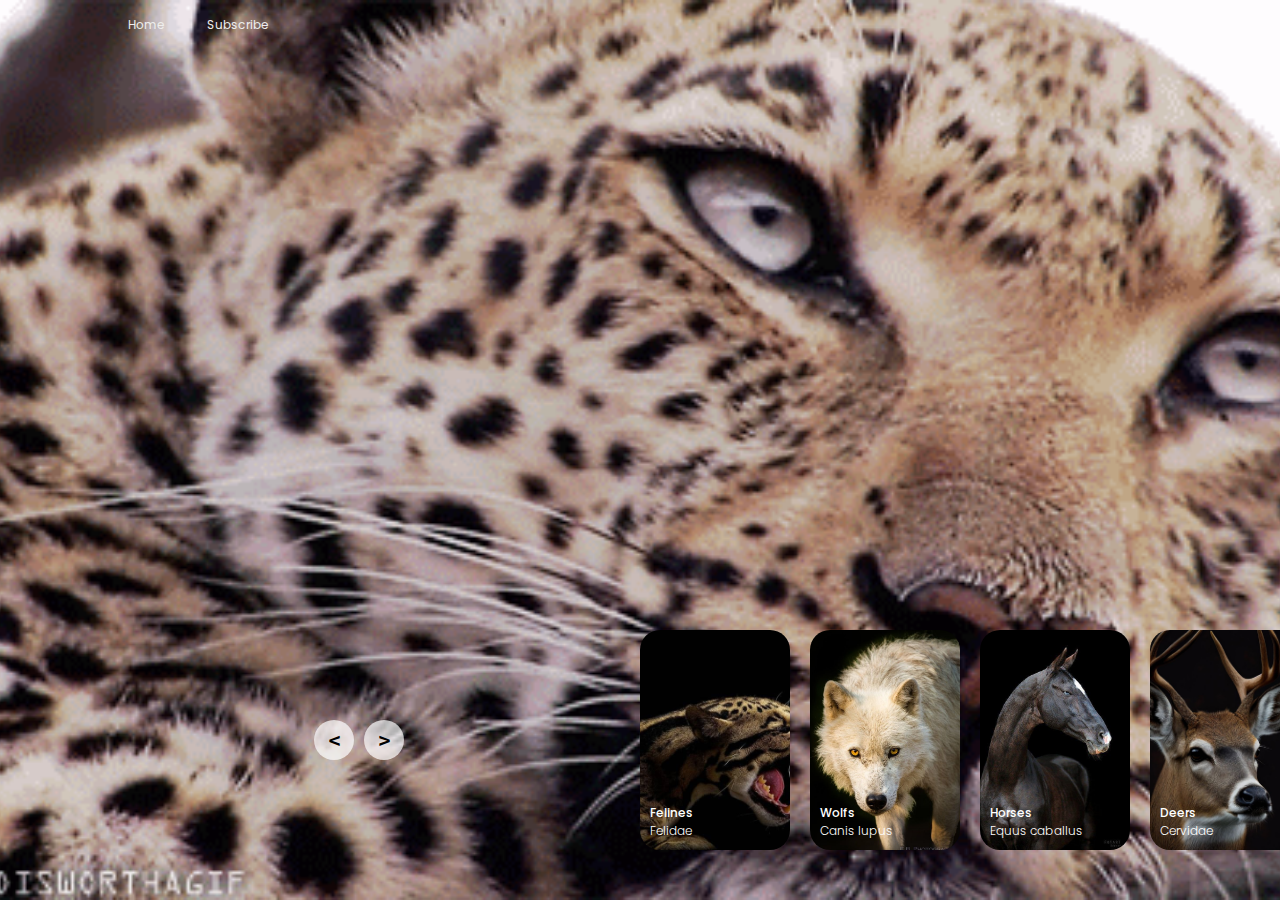
<file: landin page/index.html>
<!DOCTYPE html>
<html lang="en">
<head>
    <meta charset="UTF-8">
    <meta name="viewport" content="width=device-width, initial-scale=1.0">
    <title>ANIMAWORLD</title>
    <link rel="stylesheet" href="style.css">
    <link rel="preconnect" href="https://fonts.googleapis.com">
    <link rel="preconnect" href="https://fonts.gstatic.com" crossorigin>
    <link href="https://fonts.googleapis.com/css2?family=Press+Start+2P&display=swap" rel="stylesheet">
</head>
<body>
    <header>
        <nav>
            <a href="file:///C:/Users/Aluno/Desktop/landin%20page/index.html">Home</a>
            <a href="file:///C:/Users/Aluno/Desktop/landin%20page/formul%C3%A1rio.html">Subscribe</a>
        </nav>
    </header>

    <div class="carousel">
        <div class="list">
            <div class="item">
                <img src="image/img1.gif">
                <div class="content">
                    <div class="title">THE FELINE</div>
                    <div class="topic">WORLD</div>
                    <div class="des">
                        Discover the extraordinary class Felidae—nature's most elegant predators. From the purring domestic cat to the roaring African lion, felines captivate with their: Diverse Species: Over 40 wild cat species, from tiny sand cats to powerful tigers, Evolutionary Perfection: Retractable claws, night vision, and unmatched agility, Global Habitats: Thriving in jungles, deserts, mountains, and even urban homes, Cultural Impact: Worshipped in ancient Egypt, featured in mythology worldwide.
                        Explore how these muscular, whiskered hunters balance ecosystems while facing modern conservation challenges. Witness their silent paws and primal grace through our interactive feline journey.
                    </div>
                    <div class="buttons">
                        <button class="see-more" onclick="window.open('https://pt.wikipedia.org/wiki/Fel%C3%ADdeos', '_blank')">SEE MORE</button>
                    </div>
                </div>
            </div>
            <div class="item">
                <img src="image/img2.gif">
                <div class="content">
                    <div class="title">THE CANINE</div>
                    <div class="topic">STRENGTH</div>
                    <div class="des">
                        Wolves are fascinating canids, highly social predators renowned for their intelligence and complex pack structures. These adaptable animals thrive in diverse habitats across the Northern Hemisphere, from forests to tundras. Known for their haunting howls, which serve as a form of communication, wolves play a crucial role as apex predators in maintaining healthy ecosystems by regulating prey populations.
                    </div>
                    <div class="buttons">
                        <button class="see-more" onclick="window.open('https://pt.wikipedia.org/wiki/Lobo', '_blank')">SEE MORE</button>
                    </div>
                </div>
            </div>
            <div class="item">
                <img src="image/img3.gif">
                <div class="content">
                    <div class="title">THE STRENGTH</div>
                    <div class="topic">OF THE EARTH</div>
                    <div class="des">
                        Horses are magnificent, four-legged mammals known for their strength, speed, and grace. They've played a vital role in human history, serving as companions for transportation, agriculture, and sport. With their flowing manes and tails, intelligent eyes, and powerful builds, horses embody both wild beauty and gentle companionship.
                    </div>
                    <div class="buttons">
                        <button class="see-more" onclick="window.open('https://pt.wikipedia.org/wiki/Cavalo', '_blank')">SEE MORE</button>
                    </div>
                </div>
            </div>
            <div class="item">
                <img src="image/img4.gif">
                <div class="content">
                    <div class="title">THE ROYALTY</div>
                    <div class="topic">OF THE WOODS</div>
                    <div class="des">
                        Deer are hoofed ruminant mammals that belong to the family Cervidae. 
                        They are found all over the world, inhabiting a wide range of environments from forests and grasslands to mountains and tundras. A distinctive feature of most male deer, and in some species females as well, is the annual growth of antlers, which are bone structures that are shed and regrown each year. These magnificent creatures vary greatly in size, from the small Pudu to the towering Moose. They are primarily herbivores, feeding on leaves, twigs, grass, and other vegetation. Deer play a vital role in their ecosystems as both prey animals and grazers, influencing plant communities and providing food for predators.
                    </div>
                    <div class="buttons">
                        <button class="see-more" onclick="window.open('https://pt.wikipedia.org/wiki/Cerv%C3%ADdeos', '_blank')">SEE MORE</button>
                    </div>
                </div>
            </div>
        </div>
        <!-- list thumnail -->
        <div class="thumbnail">
            <div class="item">
                <img src="image/img1.jpg">
                <div class="content">
                    <div class="title">
                        Felines
                    </div>
                    <div class="description">
                        Felidae
                    </div>
                </div>
            </div>
            <div class="item">
                <img src="image/img2.jpg">
                <div class="content">
                    <div class="title">
                        Wolfs
                    </div>
                    <div class="description">
                        Canis lupus
                    </div>
                </div>
            </div>
            <div class="item">
                <img src="image/img3.jpg">
                <div class="content">
                    <div class="title">
                       Horses
                    </div>
                    <div class="description">
                        Equus caballus
                    </div>
                </div>
            </div>
            <div class="item">
                <img src="image/img4.jpg">
                <div class="content">
                    <div class="title">
                        Deers
                    </div>
                    <div class="description">
                        Cervidae
                    </div>
                </div>
            </div>
        </div>
        <!-- next prev -->

        <div class="arrows">
            <button id="prev"><</button>
            <button id="next">></button>
        </div>
        <!-- time running -->
        <div class="time"></div>
    </div>

    <script src="app.js"></script>
</body>
</html>
</file>
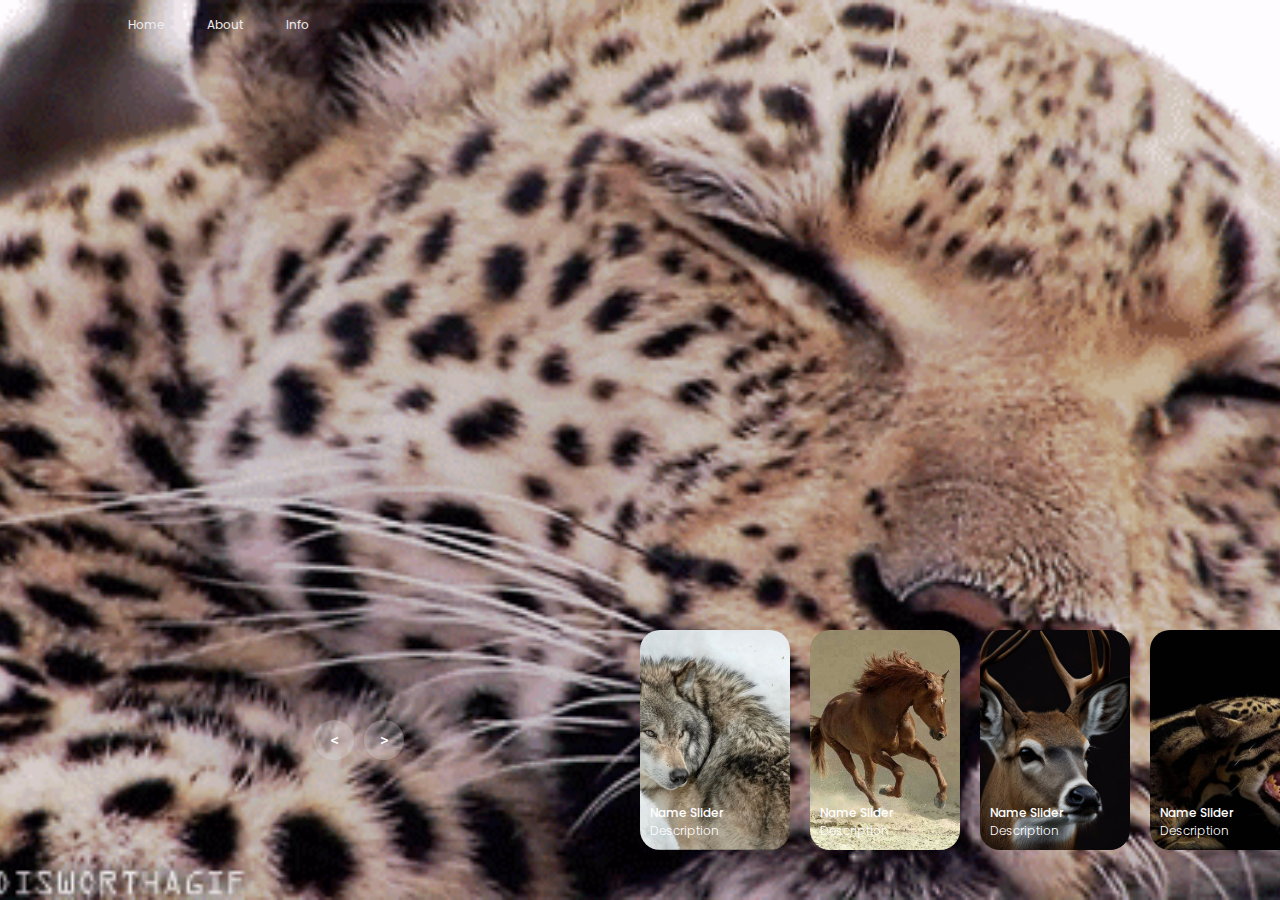
<file: landing page/index.html>
<!DOCTYPE html>
<html lang="en">
<head>
    <meta charset="UTF-8">
    <meta name="viewport" content="width=device-width, initial-scale=1.0">
    <title>My Web Page ^^</title>
    <link rel="stylesheet" href="style.css">
    <link rel="preconnect" href="https://fonts.googleapis.com">
    <link rel="preconnect" href="https://fonts.gstatic.com" crossorigin>
    <link href="https://fonts.googleapis.com/css2?family=Press+Start+2P&display=swap" rel="stylesheet">
</head>
<body>
    <header>
        <nav>
            <a href="">Home</a>
            <a href="">About</a>
            <a href="">Info</a>
        </nav>
    </header>

    <!-- carousel -->
    <div class="carousel">
        <!-- list item -->
        <div class="list">
            <div class="item">
                <img src="image/img1.gif">
                <div class="content">
                    <div class="title">THE FELINE</div>
                    <div class="topic">WORLD</div>
                    <div class="des">
                        Lorem ipsum dolor, sit amet consectetur adipisicing elit. Ut sequi, rem magnam nesciunt minima placeat, itaque eum neque officiis unde, eaque optio ratione aliquid assumenda facere ab et quasi ducimus aut doloribus non numquam. Explicabo, laboriosam nisi reprehenderit tempora at laborum natus unde. Ut, exercitationem eum aperiam illo illum laudantium?
                    </div>
                    <div class="buttons">
                        <button>SEE MORE</button>
                        <button>SUBSCRIBE</button>
                    </div>
                </div>
            </div>
            <div class="item">
                <img src="image/img2.gif">
                <div class="content">
                    <div class="title">DESIGN SLIDER</div>
                    <div class="topic">ANIMAL</div>
                    <div class="des">
                        Lorem ipsum dolor, sit amet consectetur adipisicing elit. Ut sequi, rem magnam nesciunt minima placeat, itaque eum neque officiis unde, eaque optio ratione aliquid assumenda facere ab et quasi ducimus aut doloribus non numquam. Explicabo, laboriosam nisi reprehenderit tempora at laborum natus unde. Ut, exercitationem eum aperiam illo illum laudantium?
                    </div>
                    <div class="buttons">
                        <button>SEE MORE</button>
                        <button>SUBSCRIBE</button>
                    </div>
                </div>
            </div>
            <div class="item">
                <img src="image/img3.gif">
                <div class="content">
                    <div class="title">DESIGN SLIDER</div>
                    <div class="topic">ANIMAL</div>
                    <div class="des">
                        Lorem ipsum dolor, sit amet consectetur adipisicing elit. Ut sequi, rem magnam nesciunt minima placeat, itaque eum neque officiis unde, eaque optio ratione aliquid assumenda facere ab et quasi ducimus aut doloribus non numquam. Explicabo, laboriosam nisi reprehenderit tempora at laborum natus unde. Ut, exercitationem eum aperiam illo illum laudantium?
                    </div>
                    <div class="buttons">
                        <button>SEE MORE</button>
                        <button>SUBSCRIBE</button>
                    </div>
                </div>
            </div>
            <div class="item">
                <img src="image/img4.gif">
                <div class="content">
                    <div class="title">DESIGN SLIDER</div>
                    <div class="topic">ANIMAL</div>
                    <div class="des">
                        Lorem ipsum dolor, sit amet consectetur adipisicing elit. Ut sequi, rem magnam nesciunt minima placeat, itaque eum neque officiis unde, eaque optio ratione aliquid assumenda facere ab et quasi ducimus aut doloribus non numquam. Explicabo, laboriosam nisi reprehenderit tempora at laborum natus unde. Ut, exercitationem eum aperiam illo illum laudantium?
                    </div>
                    <div class="buttons">
                        <button>SEE MORE</button>
                        <button>SUBSCRIBE</button>
                    </div>
                </div>
            </div>
        </div>
        <!-- list thumnail -->
        <div class="thumbnail">
            <div class="item">
                <img src="image/img1.jpg">
                <div class="content">
                    <div class="title">
                        Name Slider
                    </div>
                    <div class="description">
                        Description
                    </div>
                </div>
            </div>
            <div class="item">
                <img src="image/img2.jpg">
                <div class="content">
                    <div class="title">
                        Name Slider
                    </div>
                    <div class="description">
                        Description
                    </div>
                </div>
            </div>
            <div class="item">
                <img src="image/img3.jpg">
                <div class="content">
                    <div class="title">
                        Name Slider
                    </div>
                    <div class="description">
                        Description
                    </div>
                </div>
            </div>
            <div class="item">
                <img src="image/img4.jpg">
                <div class="content">
                    <div class="title">
                        Name Slider
                    </div>
                    <div class="description">
                        Description
                    </div>
                </div>
            </div>
        </div>
        <!-- next prev -->

        <div class="arrows">
            <button id="prev"><</button>
            <button id="next">></button>
        </div>
        <!-- time running -->
        <div class="time"></div>
    </div>

    <script src="app.js"></script>
</body>
</html>
</file>
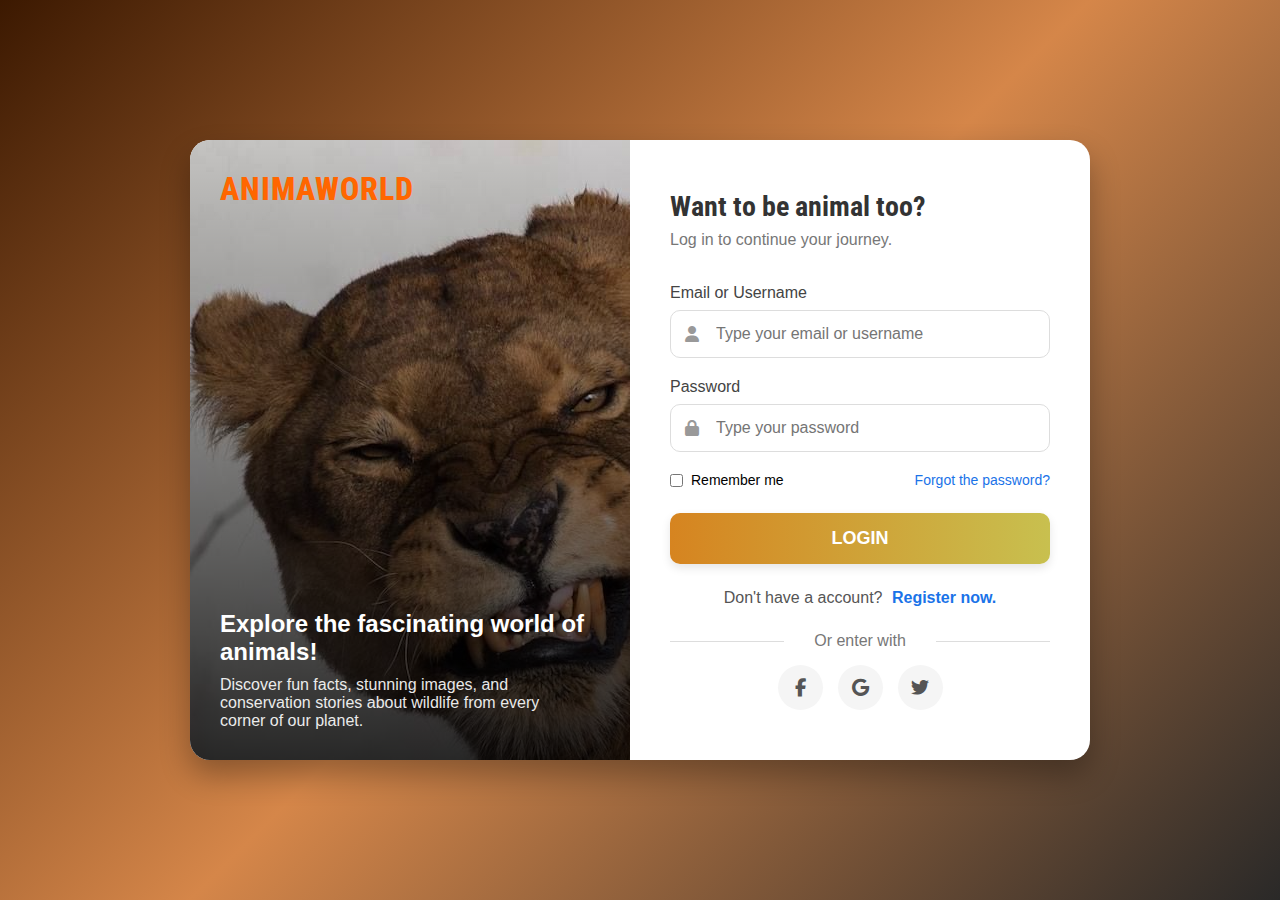
<file: landin page/formulário.html>
<!DOCTYPE html>
<html lang="en">
<head>
    <meta charset="UTF-8">
    <meta name="viewport" content="width=device-width, initial-scale=1.0">
    <title>Subscribe now</title>
    <link rel="stylesheet" href="https://cdnjs.cloudflare.com/ajax/libs/font-awesome/6.4.0/css/all.min.css">
    <link href="https://fonts.googleapis.com/css2?family=Open+Sans:wght@300;400;600;700&display=swap" rel="stylesheet">
    <link rel="preconnect" href="https://fonts.googleapis.com">
    <link rel="preconnect" href="https://fonts.gstatic.com" crossorigin>
    <link href="https://fonts.googleapis.com/css2?family=Roboto+Condensed:ital,wght@0,100..900;1,100..900&display=swap" rel="stylesheet">
    <link href="https://fonts.googleapis.com/css2?family=Audiowide&display=swap" rel="stylesheet">
    <link href="https://fonts.googleapis.com/css2?family=Fjalla+One&family=Roboto+Condensed:ital,wght@0,100..900;1,100..900&display=swap" rel="stylesheet">
    <style>
        * {
            margin: 0;
            padding: 0;
            box-sizing: border-box;
            font-family: 'Segoe UI', Tahoma, Geneva, Verdana, sans-serif;
        }
        
        body {
            background: linear-gradient(135deg, #3c1901, #d58649, #2a2928);
            height: 100vh;
            display: flex;
            justify-content: center;
            align-items: center;
            padding: 20px;
        }

        h2, h3 {
            font-family: "Roboto Condensed", sans-serif;
        }
        
        .container {
            display: flex;
            width: 100%;
            max-width: 900px;
            background: white;
            border-radius: 20px;
            overflow: hidden;
            box-shadow: 0 15px 30px rgba(0, 0, 0, 0.3);
        }
        
        .left-panel {
            flex: 1;
            background-image: url('image/Logscreen.jpg');
            display: flex;
            flex-direction: column;
            justify-content: flex-end;
            padding: 30px;
            color: white;
            position: relative;
        }
        
        .left-panel::before {
            content: '';
            position: absolute;
            top: 0;
            left: 0;
            right: 0;
            bottom: 0;
            background: linear-gradient(to top, rgba(0, 0, 0, 0.8), transparent);
            z-index: 1;
        }
        
        .logo {
            position: absolute;
            font-family: "Roboto Condensed", sans-serif;
            top: 30px;
            left: 30px;
            font-size: 32px;
            font-weight: 800;
            z-index: 2;
            color: rgb(255, 102, 0);
            letter-spacing: 1px;
        }
        
        .slogan {
            position: relative;
            z-index: 2;
            font-size: 24px;
            font-weight: 600;
            margin-bottom: 10px;
        }
        
        .quote {
            position: relative;
            z-index: 2;
            font-size: 16px;
            opacity: 0.9;
            max-width: 350px;
        }
        
        .right-panel {
            flex: 1;
            padding: 50px 40px;
            display: flex;
            flex-direction: column;
            justify-content: center;
        }
        
        .form-header {
            margin-bottom: 35px;
        }
        
        .form-header h2 {
            font-size: 28px;
            color: #333;
            margin-bottom: 8px;
        }
        
        .form-header p {
            color: #777;
            font-size: 16px;
        }
        
        .form-group {
            margin-bottom: 20px;
        }
        
        .form-group label {
            display: block;
            margin-bottom: 8px;
            font-weight: 500;
            color: #444;
        }
        
        .input-with-icon {
            position: relative;
        }
        
        .input-with-icon i {
            position: absolute;
            left: 15px;
            top: 50%;
            transform: translateY(-50%);
            color: #999;
        }
        
        .input-with-icon input {
            width: 100%;
            padding: 14px 14px 14px 45px;
            border: 1px solid #ddd;
            border-radius: 10px;
            font-size: 16px;
            transition: all 0.3s;
        }
        
        .input-with-icon input:focus {
            border-color: #1a73e8;
            box-shadow: 0 0 0 2px rgba(26, 115, 232, 0.2);
            outline: none;
        }
        
        .options {
            display: flex;
            justify-content: space-between;
            align-items: center;
            margin-bottom: 25px;
            font-size: 14px;
        }
        
        .remember {
            display: flex;
            align-items: center;
        }
        
        .remember input {
            margin-right: 8px;
            accent-color: #1a73e8;
        }
        
        .forgot-password {
            color: #1a73e8;
            text-decoration: none;
            font-weight: 500;
        }
        
        .forgot-password:hover {
            text-decoration: underline;
        }
        
        .login-btn {
            width: 100%;
            padding: 15px;
            background: linear-gradient(to right, #d68420, #c8c04f);
            color: white;
            border: none;
            border-radius: 10px;
            font-size: 18px;
            font-weight: 600;
            cursor: pointer;
            transition: all 0.3s;
            margin-bottom: 25px;
            box-shadow: 0 4px 10px rgba(0, 0, 0, 0.1);
        }
        
        .login-btn:hover {
            transform: translateY(-2px);
            box-shadow: 0 6px 15px rgba(0, 0, 0, 0.2);
        }
        
        .register {
            text-align: center;
            color: #555;
            font-size: 16px;
        }
        
        .register a {
            color: #1a73e8;
            text-decoration: none;
            font-weight: 600;
            margin-left: 5px;
        }
        
        .register a:hover {
            text-decoration: underline;
        }
        
        .social-login {
            margin-top: 25px;
            text-align: center;
        }
        
        .social-login p {
            color: #777;
            margin-bottom: 15px;
            position: relative;
        }
        
        .social-login p::before,
        .social-login p::after {
            content: '';
            position: absolute;
            top: 50%;
            width: 30%;
            height: 1px;
            background: #ddd;
        }
        
        .social-login p::before {
            left: 0;
        }
        
        .social-login p::after {
            right: 0;
        }
        
        .social-icons {
            display: flex;
            justify-content: center;
            gap: 15px;
            text-decoration: none;

        }
        
        .social-icon {
            width: 45px;
            text-decoration: none;
            height: 45px;
            border-radius: 50%;
            display: flex;
            align-items: center;
            justify-content: center;
            background: #f5f5f5;
            color: #555;
            font-size: 18px;
            transition: all 0.3s;
        }
        
        .social-icon:hover {
            transform: translateY(-3px);
            box-shadow: 0 5px 10px rgba(0, 0, 0, 0.1);
        }
        
        .social-icon:nth-child(1):hover {
            background: #3b5998;
            color: white;
        }
        
        .social-icon:nth-child(2):hover {
            background: #db4437;
            color: white;
        }
        
        .social-icon:nth-child(3):hover {
            background: #1da1f2;
            color: white;
        }
        
        @media (max-width: 768px) {
            .container {
                flex-direction: column;
            }
            
            .left-panel {
                min-height: 200px;
            }
            
            .logo {
                top: 20px;
                left: 20px;
                font-size: 26px;
            }
            
            .slogan {
                font-size: 20px;
            }
        }
    </style>
</head>
<body>
    <div class="container">
        <div class="left-panel">
            <a href="file:///C:/Users/Aluno/Desktop/landin%20page/index.html"><div class="logo">ANIMAWORLD</div> </a>
            <div class="slogan">Explore the fascinating world of animals!</div>
            <div class="quote"> Discover fun facts, stunning images, and conservation stories about wildlife from every corner of our planet.</div>
        </div>
        <div class="right-panel">
            <div class="form-header">
                <h2>Want to be animal too?</h2>
                <p>Log in to continue your journey.</p>
            </div>
            
            <form>
                <div class="form-group">
                    <label for="email">Email or Username</label>
                    <div class="input-with-icon">
                        <i class="fas fa-user"></i>
                        <input type="text" id="email" placeholder="Type your email or username">
                    </div>
                </div>
                
                <div class="form-group">
                    <label for="password">Password</label>
                    <div class="input-with-icon">
                        <i class="fas fa-lock"></i>
                        <input type="password" id="password" placeholder="Type your password">
                    </div>
                </div>
                
                <div class="options">
                    <div class="remember">
                        <input type="checkbox" id="remember">
                        <label for="remember">Remember me</label>
                    </div>
                    <a href="#" class="forgot-password">Forgot the password?</a>
                </div>
                
                <button type="submit" class="login-btn">LOGIN</button>
                
                <div class="register">
                    Don't have a account? <a href="#">Register now.</a>
                </div>
                
                <div class="social-login">
                    <p>Or enter with</p>
                    <div class="social-icons">
                        <a href="#" class="social-icon"><i class="fab fa-facebook-f"></i></a>
                        <a href="#" class="social-icon"><i class="fab fa-google"></i></a>
                        <a href="#" class="social-icon"><i class="fab fa-twitter"></i></a>
                    </div>
                </div>
            </form>
        </div>
    </div>
    
    <script>
        document.addEventListener('DOMContentLoaded', function() {
            const loginBtn = document.querySelector('.login-btn');
            
            loginBtn.addEventListener('click', function(e) {
                e.preventDefault();
                
                const email = document.getElementById('email').value;
                const password = document.getElementById('password').value;
                
                if(email && password) {
                    loginBtn.textContent = 'Entrando...';
                    loginBtn.disabled = true;
                    
                    setTimeout(() => {
                        alert('Login realizado com sucesso! Redirecionando...');
                        loginBtn.textContent = 'LOGIN';
                        loginBtn.disabled = false;
                    }, 1500);
                } else {
                    alert('Por favor, preencha todos os campos!');
                }
            });
        });
    </script>
</body>
</html>
</file>
<file: landin page/style.css>
@import url('https://fonts.googleapis.com/css2?family=Poppins:ital,wght@0,100;0,200;0,300;0,400;0,500;0,600;0,700;0,800;0,900;1,100;1,200;1,300;1,400;1,500;1,600;1,700;1,800;1,900&display=swap');
body{
    margin: 0;
    background-color: #000;
    color: #eee;
    font-family: Poppins;
    font-size: 12px;
}
a{
    text-decoration: none;
}
header{
    width: 1140px;
    max-width: 80%;
    margin: auto;
    height: 50px;
    display: flex;
    align-items: center;
    position: relative;
    z-index: 100;
}
header a{
    color: #eee;
    margin-right: 40px;
}
/* carousel */
.carousel{
    height: 100vh;
    margin-top: -50px;
    width: 100vw;
    overflow: hidden;
    position: relative;
}
.carousel .list .item{
    width: 100%;
    height: 100%;
    position: absolute;
    inset: 0 0 0 0;
}
.carousel .list .item img{
    width: 100%;
    height: 100%;
    object-fit: cover;
}
.carousel .list .item .content{
    position: absolute;
    top: 20%;
    width: 1140px;
    max-width: 80%;
    left: 50%;
    transform: translateX(-50%);
    padding-right: 30%;
    box-sizing: border-box;
    color: #fff;
    text-shadow: 0 5px 10px #0004;
}
.carousel .list .item .author{
    font-weight: bold;
    letter-spacing: 10px;
}
.carousel .list .item .title,
.carousel .list .item .topic{
    font-size: 5em;
    font-weight: bold;
    line-height: 1.3em;
}
.carousel .list .item .topic{
    color: #f1683a;
}
.carousel .list .item .buttons{
    display: grid;
    grid-template-columns: repeat(2, 130px);
    grid-template-rows: 40px;
    gap: 5px;
    margin-top: 20px;
}

/* Estilos para os botões do carousel */
.carousel .list .item .buttons button {
    border: none;
    background-color: #eee;
    letter-spacing: 3px;
    font-family: Poppins;
    font-weight: 500;
    cursor: pointer;
    transition: all 0.3s ease;
}

.carousel .list .item .buttons button.see-more {
    background-color: #f1683a;
    color: white;
}


.carousel .list .item .buttons button.see-more:hover {
    background-color: #d45a30;
    transform: translateY(-3px);
    box-shadow: 0 5px 15px rgba(241, 104, 58, 0.4);
}


.carousel .list .item .buttons button:nth-child(2){
    background-color: transparent;
    border: 1px solid #fff;
    color: #eee;
}
/* thumbail */
.thumbnail{
    position: absolute;
    bottom: 50px;
    left: 50%;
    width: max-content;
    z-index: 100;
    display: flex;
    gap: 20px;
}
.thumbnail .item{
    width: 150px;
    height: 220px;
    flex-shrink: 0;
    position: relative;
}
.thumbnail .item img{
    width: 100%;
    height: 100%;
    object-fit: cover;
    border-radius: 20px;
}
.thumbnail .item .content{
    color: #ffffff;
    position: absolute;
    bottom: 10px;
    left: 10px;
    right: 10px;
}
.thumbnail .item .content .title{
    font-weight: 500;
}
.thumbnail .item .content .description{
    font-weight: 300;
}
/* arrows */
.arrows{
    position: absolute;
    top: 80%;
    right: 52%;
    z-index: 100;
    width: 300px;
    max-width: 30%;
    display: flex;
    gap: 10px;
    align-items: center;
}
.arrows button{
    width: 40px;
    height: 40px;
    border-radius: 50%;
    background-color: #eee4;
    border: none;
    color: #fff;
    font-family: monospace;
    font-weight: bold;
    transition: .5s;
}
.arrows button:hover{
    background-color: #fff;
    color: #000;
}
/*formulário*/

.form-container {
    max-width: 500px;
    margin: 50px auto;
    padding: 20px;
    background-color: #222;
    border-radius: 10px;
    box-shadow: 0 0 20px rgba(241, 104, 58, 0.3);
}

.form-container h2 {
    color: #f1683a;
    text-align: center;
    margin-bottom: 20px;
}

.form-group {
    margin-bottom: 20px;
}

.form-group label {
    display: block;
    margin-bottom: 5px;
    color: #eee;
}

.form-group input {
    width: 100%;
    padding: 10px;
    border: 1px solid #444;
    border-radius: 5px;
    background-color: #333;
    color: #eee;
    font-family: 'Poppins', sans-serif;
}

button[type="submit"] {
    width: 100%;
    padding: 12px;
    background-color: #f1683a;
    color: white;
    border: none;
    border-radius: 5px;
    cursor: pointer;
    font-family: 'Poppins', sans-serif;
    font-weight: 500;
    transition: background-color 0.3s;
}

button[type="submit"]:hover {
    background-color: #d45a30;
}

#responseMessage {
    margin-top: 20px;
    padding: 10px;
    border-radius: 5px;
    text-align: center;
    display: none;
}


/* animation */
.carousel .list .item:nth-child(1){
    z-index: 1;
}

/* animation text in first item */

.carousel .list .item:nth-child(1) .content .author,
.carousel .list .item:nth-child(1) .content .title,
.carousel .list .item:nth-child(1) .content .topic,
.carousel .list .item:nth-child(1) .content .des,
.carousel .list .item:nth-child(1) .content .buttons
{
    transform: translateY(50px);
    filter: blur(20px);
    opacity: 0;
    animation: showContent .5s 1s linear 1 forwards;
}
@keyframes showContent{
    to{
        transform: translateY(0px);
        filter: blur(0px);
        opacity: 1;
    }
}
.carousel .list .item:nth-child(1) .content .title{
    animation-delay: 1.2s!important;
}
.carousel .list .item:nth-child(1) .content .topic{
    animation-delay: 1.4s!important;
}
.carousel .list .item:nth-child(1) .content .des{
    animation-delay: 1.6s!important;
}
.carousel .list .item:nth-child(1) .content .buttons{
    animation-delay: 1.8s!important;
}
/* create animation when next click */
.carousel.next .list .item:nth-child(1) img{
    width: 150px;
    height: 220px;
    position: absolute;
    bottom: 50px;
    left: 50%;
    border-radius: 30px;
    animation: showImage .30s linear 1 forwards;
}
@keyframes showImage{
    to{
        bottom: 0;
        left: 0;
        width: 100%;
        height: 100%;
        border-radius: 0;
    }
}

.carousel.next .thumbnail .item:nth-last-child(1){
    overflow: hidden;
    animation: showThumbnail .5s linear 1 forwards;
}
.carousel.prev .list .item img{
    z-index: 100;
}
@keyframes showThumbnail{
    from{
        width: 0;
        opacity: 0;
    }
}
.carousel.next .thumbnail{
    animation: effectNext .5s linear 1 forwards;
}

@keyframes effectNext{
    from{
        transform: translateX(150px);
    }
}

/* running time */

.carousel .time{
    position: absolute;
    z-index: 1000;
    width: 0%;
    height: 3px;
    background-color: #f1683a;
    left: 0;
    top: 0;
}

.carousel.next .time,
.carousel.prev .time{
    animation: runningTime 3s linear 1 forwards;
}
@keyframes runningTime{
    from{ width: 100%}
    to{width: 0}
}


/* prev click */

.carousel.prev .list .item:nth-child(2){
    z-index: 2;
}

.carousel.prev .list .item:nth-child(2) img{
    animation: outFrame 0.5s linear 1 forwards;
    position: absolute;
    bottom: 0;
    left: 0;
}
@keyframes outFrame{
    to{
        width: 150px;
        height: 220px;
        bottom: 50px;
        left: 50%;
        border-radius: 20px;
    }
}

.carousel.prev .thumbnail .item:nth-child(1){
    overflow: hidden;
    opacity: 0;
    animation: showThumbnail .5s linear 1 forwards;
}
.carousel.next .arrows button,
.carousel.prev .arrows button{
    pointer-events: none;
}
.carousel.prev .list .item:nth-child(2) .content .author,
.carousel.prev .list .item:nth-child(2) .content .title,
.carousel.prev .list .item:nth-child(2) .content .topic,
.carousel.prev .list .item:nth-child(2) .content .des,
.carousel.prev .list .item:nth-child(2) .content .buttons
{
    animation: contentOut 1.5s linear 1 forwards!important;
}

@keyframes contentOut{
    to{
        transform: translateY(-150px);
        filter: blur(20px);
        opacity: 0;
    }
}
@media screen and (max-width: 678px) {
    .carousel .list .item .content{
        padding-right: 0;
    }
    .carousel .list .item .content .title{
        font-size: 30px;
    }
}

.list .item {
    position: absolute;
    opacity: 0;
    transition: opacity 0.5s ease;
    width: 100%;
    height: 100%;
}

.list .item.active {
    opacity: 1;
}

/* Estilo para os botões de navegação */
.arrows button {
    background-color: rgba(255, 255, 255, 0.7);
    color: rgb(0, 0, 0);
    border: none;
    width: 40px;
    height: 40px;
    border-radius: 50%;
    font-size: 20px;
    cursor: pointer;
    transition: all 0.3s ease;
}

.arrows button:hover {
    background-color: #f1683a;
    transform: scale(1.1);
}

/* Barra de progresso */
.time {
    height: 3px;
    background-color: #f1683a;
    position: absolute;
    top: 0;
    left: 0;
    z-index: 100;
    width: 0;
}

@keyframes runningTime {
    0% { width: 100% }
    100% { width: 0% }
}
</file>
<file: landing page/style.css>
@import url('https://fonts.googleapis.com/css2?family=Poppins:ital,wght@0,100;0,200;0,300;0,400;0,500;0,600;0,700;0,800;0,900;1,100;1,200;1,300;1,400;1,500;1,600;1,700;1,800;1,900&display=swap');
body{
    margin: 0;
    background-color: #000;
    color: #eee;
    font-family: Poppins;
    font-size: 12px;
}
a{
    text-decoration: none;
}
header{
    width: 1140px;
    max-width: 80%;
    margin: auto;
    height: 50px;
    display: flex;
    align-items: center;
    position: relative;
    z-index: 100;
}
header a{
    color: #eee;
    margin-right: 40px;
}
/* carousel */
.carousel{
    height: 100vh;
    margin-top: -50px;
    width: 100vw;
    overflow: hidden;
    position: relative;
}
.carousel .list .item{
    width: 100%;
    height: 100%;
    position: absolute;
    inset: 0 0 0 0;
}
.carousel .list .item img{
    width: 100%;
    height: 100%;
    object-fit: cover;
}
.carousel .list .item .content{
    position: absolute;
    top: 20%;
    width: 1140px;
    max-width: 80%;
    left: 50%;
    transform: translateX(-50%);
    padding-right: 30%;
    box-sizing: border-box;
    color: #fff;
    text-shadow: 0 5px 10px #0004;
}
.carousel .list .item .author{
    font-weight: bold;
    letter-spacing: 10px;
}
.carousel .list .item .title,
.carousel .list .item .topic{
    font-size: 5em;
    font-weight: bold;
    line-height: 1.3em;
}
.carousel .list .item .topic{
    color: #f1683a;
}
.carousel .list .item .buttons{
    display: grid;
    grid-template-columns: repeat(2, 130px);
    grid-template-rows: 40px;
    gap: 5px;
    margin-top: 20px;
}
.carousel .list .item .buttons button{
    border: none;
    background-color: #eee;
    letter-spacing: 3px;
    font-family: Poppins;
    font-weight: 500;
}
.carousel .list .item .buttons button:nth-child(2){
    background-color: transparent;
    border: 1px solid #fff;
    color: #eee;
}
/* thumbail */
.thumbnail{
    position: absolute;
    bottom: 50px;
    left: 50%;
    width: max-content;
    z-index: 100;
    display: flex;
    gap: 20px;
}
.thumbnail .item{
    width: 150px;
    height: 220px;
    flex-shrink: 0;
    position: relative;
}
.thumbnail .item img{
    width: 100%;
    height: 100%;
    object-fit: cover;
    border-radius: 20px;
}
.thumbnail .item .content{
    color: #fff;
    position: absolute;
    bottom: 10px;
    left: 10px;
    right: 10px;
}
.thumbnail .item .content .title{
    font-weight: 500;
}
.thumbnail .item .content .description{
    font-weight: 300;
}
/* arrows */
.arrows{
    position: absolute;
    top: 80%;
    right: 52%;
    z-index: 100;
    width: 300px;
    max-width: 30%;
    display: flex;
    gap: 10px;
    align-items: center;
}
.arrows button{
    width: 40px;
    height: 40px;
    border-radius: 50%;
    background-color: #eee4;
    border: none;
    color: #fff;
    font-family: monospace;
    font-weight: bold;
    transition: .5s;
}
.arrows button:hover{
    background-color: #fff;
    color: #000;
}

/* animation */
.carousel .list .item:nth-child(1){
    z-index: 1;
}

/* animation text in first item */

.carousel .list .item:nth-child(1) .content .author,
.carousel .list .item:nth-child(1) .content .title,
.carousel .list .item:nth-child(1) .content .topic,
.carousel .list .item:nth-child(1) .content .des,
.carousel .list .item:nth-child(1) .content .buttons
{
    transform: translateY(50px);
    filter: blur(20px);
    opacity: 0;
    animation: showContent .5s 1s linear 1 forwards;
}
@keyframes showContent{
    to{
        transform: translateY(0px);
        filter: blur(0px);
        opacity: 1;
    }
}
.carousel .list .item:nth-child(1) .content .title{
    animation-delay: 1.2s!important;
}
.carousel .list .item:nth-child(1) .content .topic{
    animation-delay: 1.4s!important;
}
.carousel .list .item:nth-child(1) .content .des{
    animation-delay: 1.6s!important;
}
.carousel .list .item:nth-child(1) .content .buttons{
    animation-delay: 1.8s!important;
}
/* create animation when next click */
.carousel.next .list .item:nth-child(1) img{
    width: 150px;
    height: 220px;
    position: absolute;
    bottom: 50px;
    left: 50%;
    border-radius: 30px;
    animation: showImage .5s linear 1 forwards;
}
@keyframes showImage{
    to{
        bottom: 0;
        left: 0;
        width: 100%;
        height: 100%;
        border-radius: 0;
    }
}

.carousel.next .thumbnail .item:nth-last-child(1){
    overflow: hidden;
    animation: showThumbnail .5s linear 1 forwards;
}
.carousel.prev .list .item img{
    z-index: 100;
}
@keyframes showThumbnail{
    from{
        width: 0;
        opacity: 0;
    }
}
.carousel.next .thumbnail{
    animation: effectNext .5s linear 1 forwards;
}

@keyframes effectNext{
    from{
        transform: translateX(150px);
    }
}

/* running time */

.carousel .time{
    position: absolute;
    z-index: 1000;
    width: 0%;
    height: 3px;
    background-color: #f1683a;
    left: 0;
    top: 0;
}

.carousel.next .time,
.carousel.prev .time{
    animation: runningTime 3s linear 1 forwards;
}
@keyframes runningTime{
    from{ width: 100%}
    to{width: 0}
}


/* prev click */

.carousel.prev .list .item:nth-child(2){
    z-index: 2;
}

.carousel.prev .list .item:nth-child(2) img{
    animation: outFrame 0.5s linear 1 forwards;
    position: absolute;
    bottom: 0;
    left: 0;
}
@keyframes outFrame{
    to{
        width: 150px;
        height: 220px;
        bottom: 50px;
        left: 50%;
        border-radius: 20px;
    }
}

.carousel.prev .thumbnail .item:nth-child(1){
    overflow: hidden;
    opacity: 0;
    animation: showThumbnail .5s linear 1 forwards;
}
.carousel.next .arrows button,
.carousel.prev .arrows button{
    pointer-events: none;
}
.carousel.prev .list .item:nth-child(2) .content .author,
.carousel.prev .list .item:nth-child(2) .content .title,
.carousel.prev .list .item:nth-child(2) .content .topic,
.carousel.prev .list .item:nth-child(2) .content .des,
.carousel.prev .list .item:nth-child(2) .content .buttons
{
    animation: contentOut 1.5s linear 1 forwards!important;
}

@keyframes contentOut{
    to{
        transform: translateY(-150px);
        filter: blur(20px);
        opacity: 0;
    }
}
@media screen and (max-width: 678px) {
    .carousel .list .item .content{
        padding-right: 0;
    }
    .carousel .list .item .content .title{
        font-size: 30px;
    }
}
</file>
